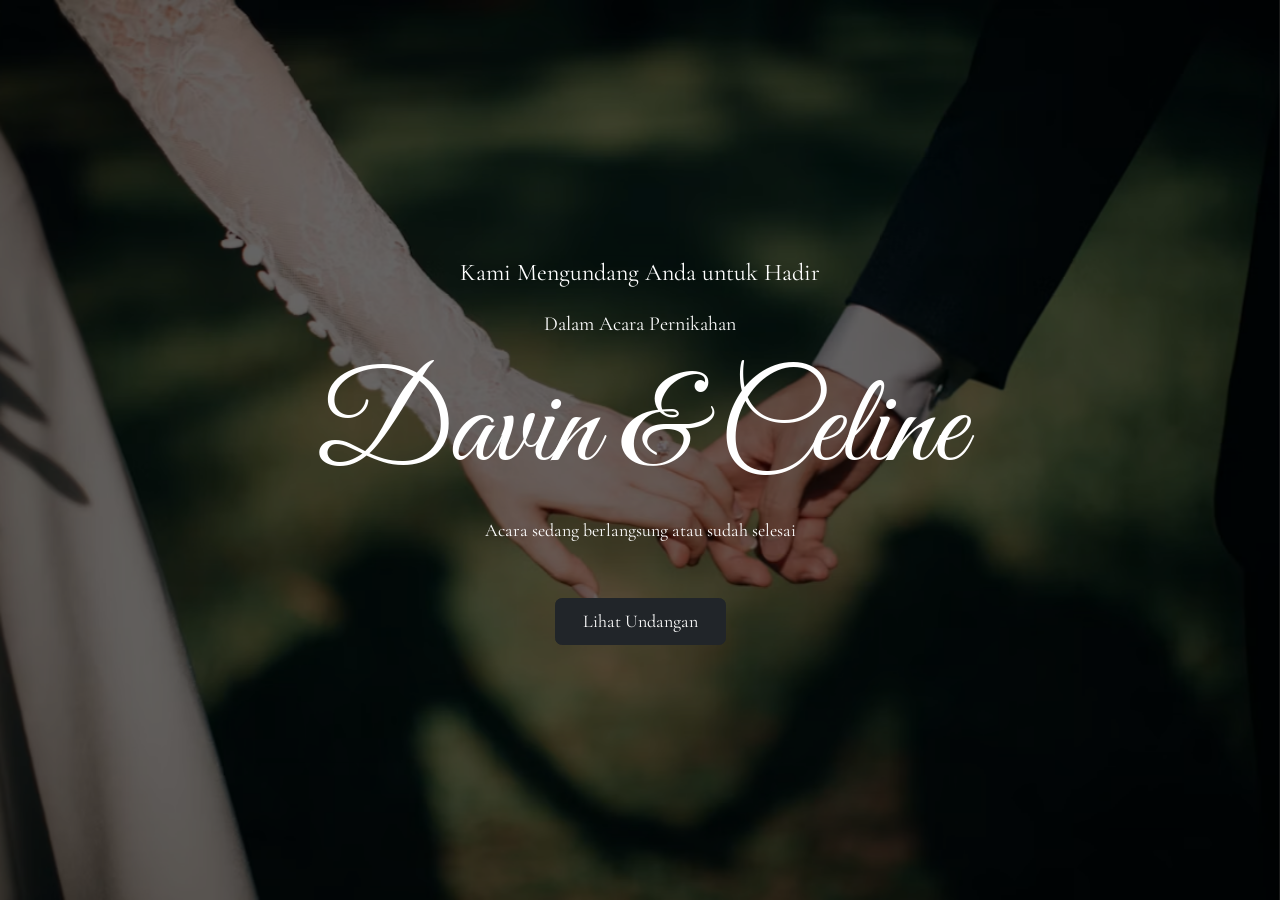
<file: index.html>
<!doctype html>
<html lang="id">
  <head>
    <meta charset="UTF-8" />
    <meta name="viewport" content="width=device-width, initial-scale=1.0" />
    <title>Wedding Invitation</title>
    <link
      href="https://cdn.jsdelivr.net/npm/bootstrap@5.3.8/dist/css/bootstrap.min.css"
      rel="stylesheet"
    />
    <link rel="stylesheet" href="style.css" />
    <link rel="preconnect" href="https://fonts.googleapis.com" />
    <link rel="preconnect" href="https://fonts.gstatic.com" crossorigin />
    <link
      href="https://fonts.googleapis.com/css2?family=Cormorant+Garamond:ital,wght@0,300..700;1,300..700&family=Great+Vibes&family=Google+Sans:ital,opsz,wght@0,17..18,400..700;1,17..18,400..700&display=swap"
      rel="stylesheet"
    />
    <link
      rel="stylesheet"
      href="https://cdn.jsdelivr.net/npm/bootstrap-icons@1.11.3/font/bootstrap-icons.min.css"
    />
  </head>
  <body>
    <section class="hero-section text-center">
      <div
        id="heroCarousel"
        class="carousel slide carousel-fade"
        data-bs-ride="carousel"
        data-bs-interval="5000"
        data-bs-pause="false"
      >
        <div class="carousel-inner">
          <div class="carousel-item active">
            <img src="public\img\hero1.png" class="hero-img" alt="Foto 1" />
          </div>

          <div class="carousel-item">
            <img src="public\img\hero2.png" class="hero-img" alt="Foto 2" />
          </div>

          <div class="carousel-item">
            <img src="public\img\hero3.png" class="hero-img" alt="Foto 3" />
          </div>
        </div>
      </div>

      <div class="hero-content">
        <p class="greeting-1">Kami Mengundang Anda untuk Hadir</p>
        <p class="greeting-2">Dalam Acara Pernikahan</p>
        <h1 class="display-3">Davin & Celine</h1>
        <div
          class="d-flex gap-3 text-center justify-content-center"
          id="countdown"
        >
          <div class="border rounded p-3">
            <div class="fs-2 fw-bold" id="hari">0</div>
            <div>Hari</div>
          </div>
          <div class="border rounded p-3">
            <div class="fs-2 fw-bold" id="jam">0</div>
            <div>Jam</div>
          </div>
          <div class="border rounded p-3">
            <div class="fs-2 fw-bold" id="menit">0</div>
            <div>Menit</div>
          </div>
          <div class="border rounded p-3">
            <div class="fs-2 fw-bold" id="detik">0</div>
            <div>Detik</div>
          </div>
        </div>
        <a href="opening.html" id="btnBuka" class="btn btn-dark px-4 py-2"
          >Lihat Undangan</a
        >
      </div>
    </section>

    <script src="https://cdn.jsdelivr.net/npm/bootstrap@5.3.8/dist/js/bootstrap.bundle.min.js"></script>
    <script src="script.js"></script>
  </body>
</html>
</file>
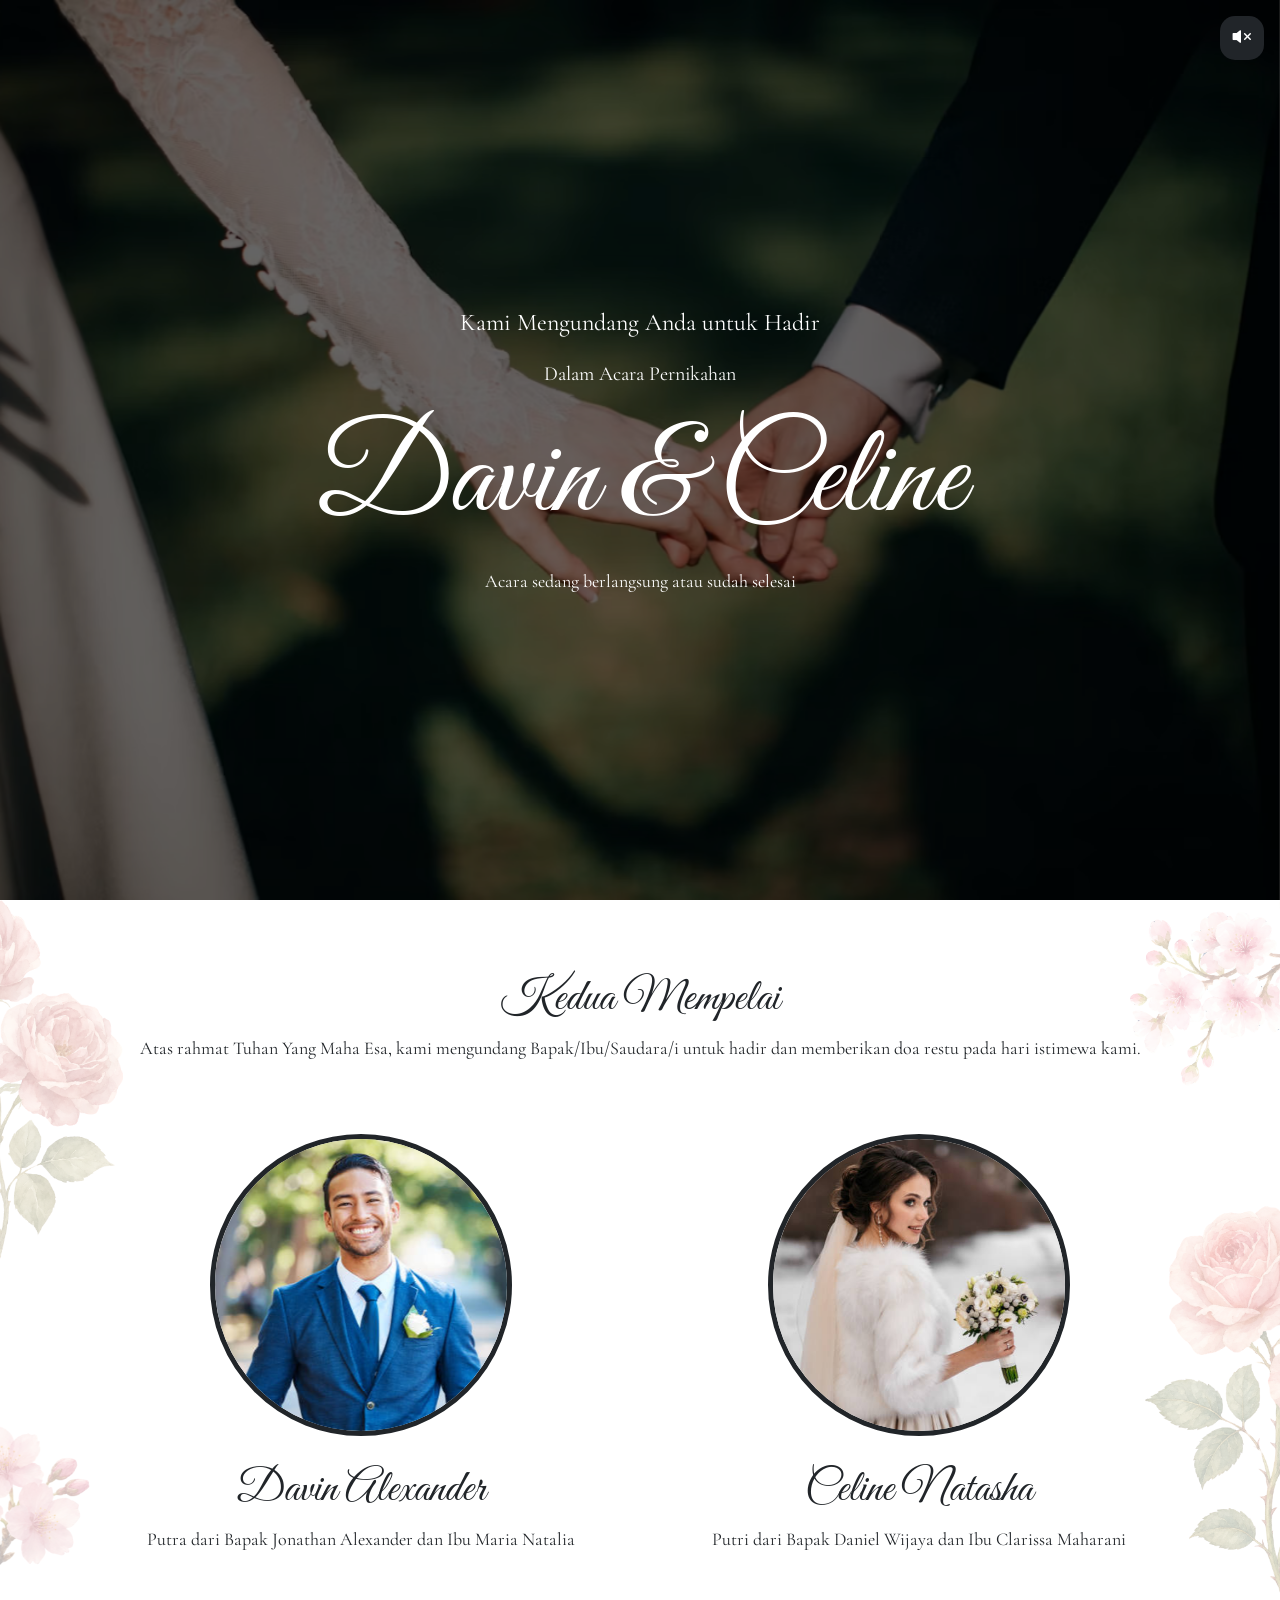
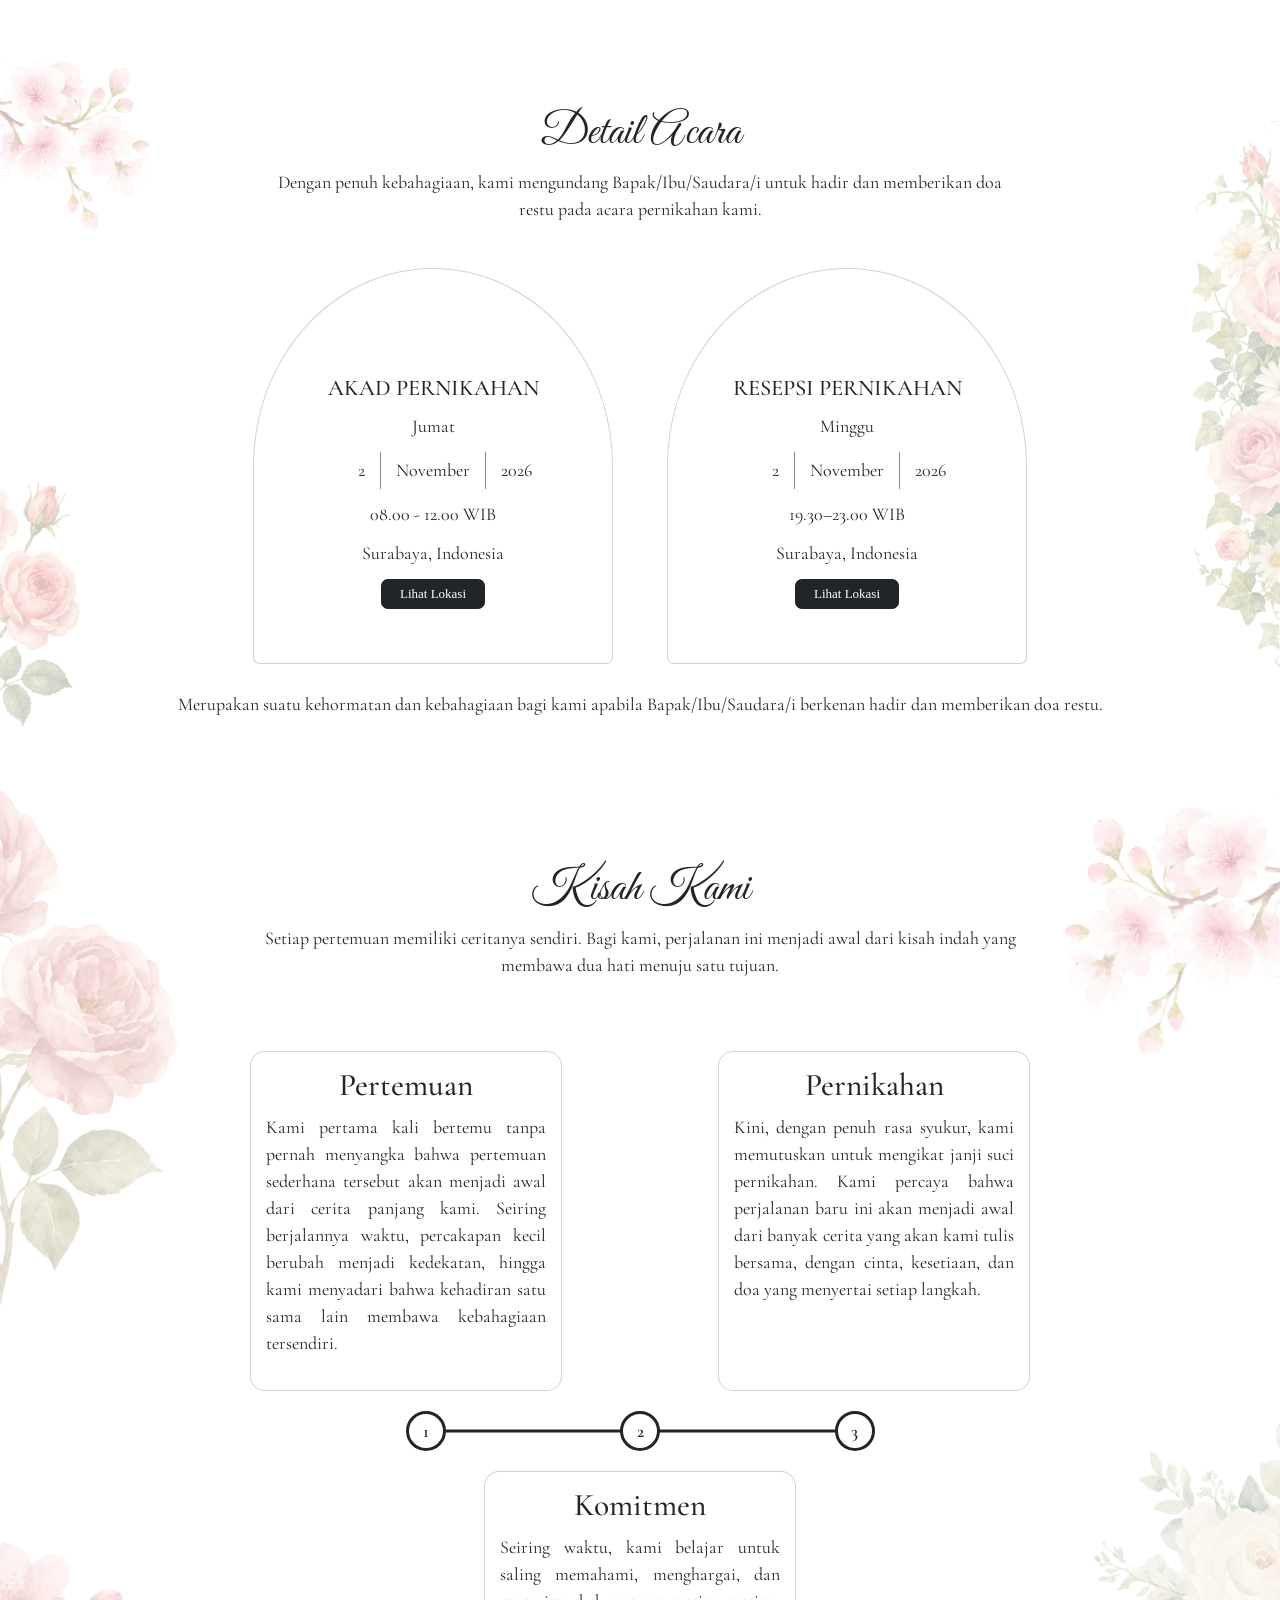
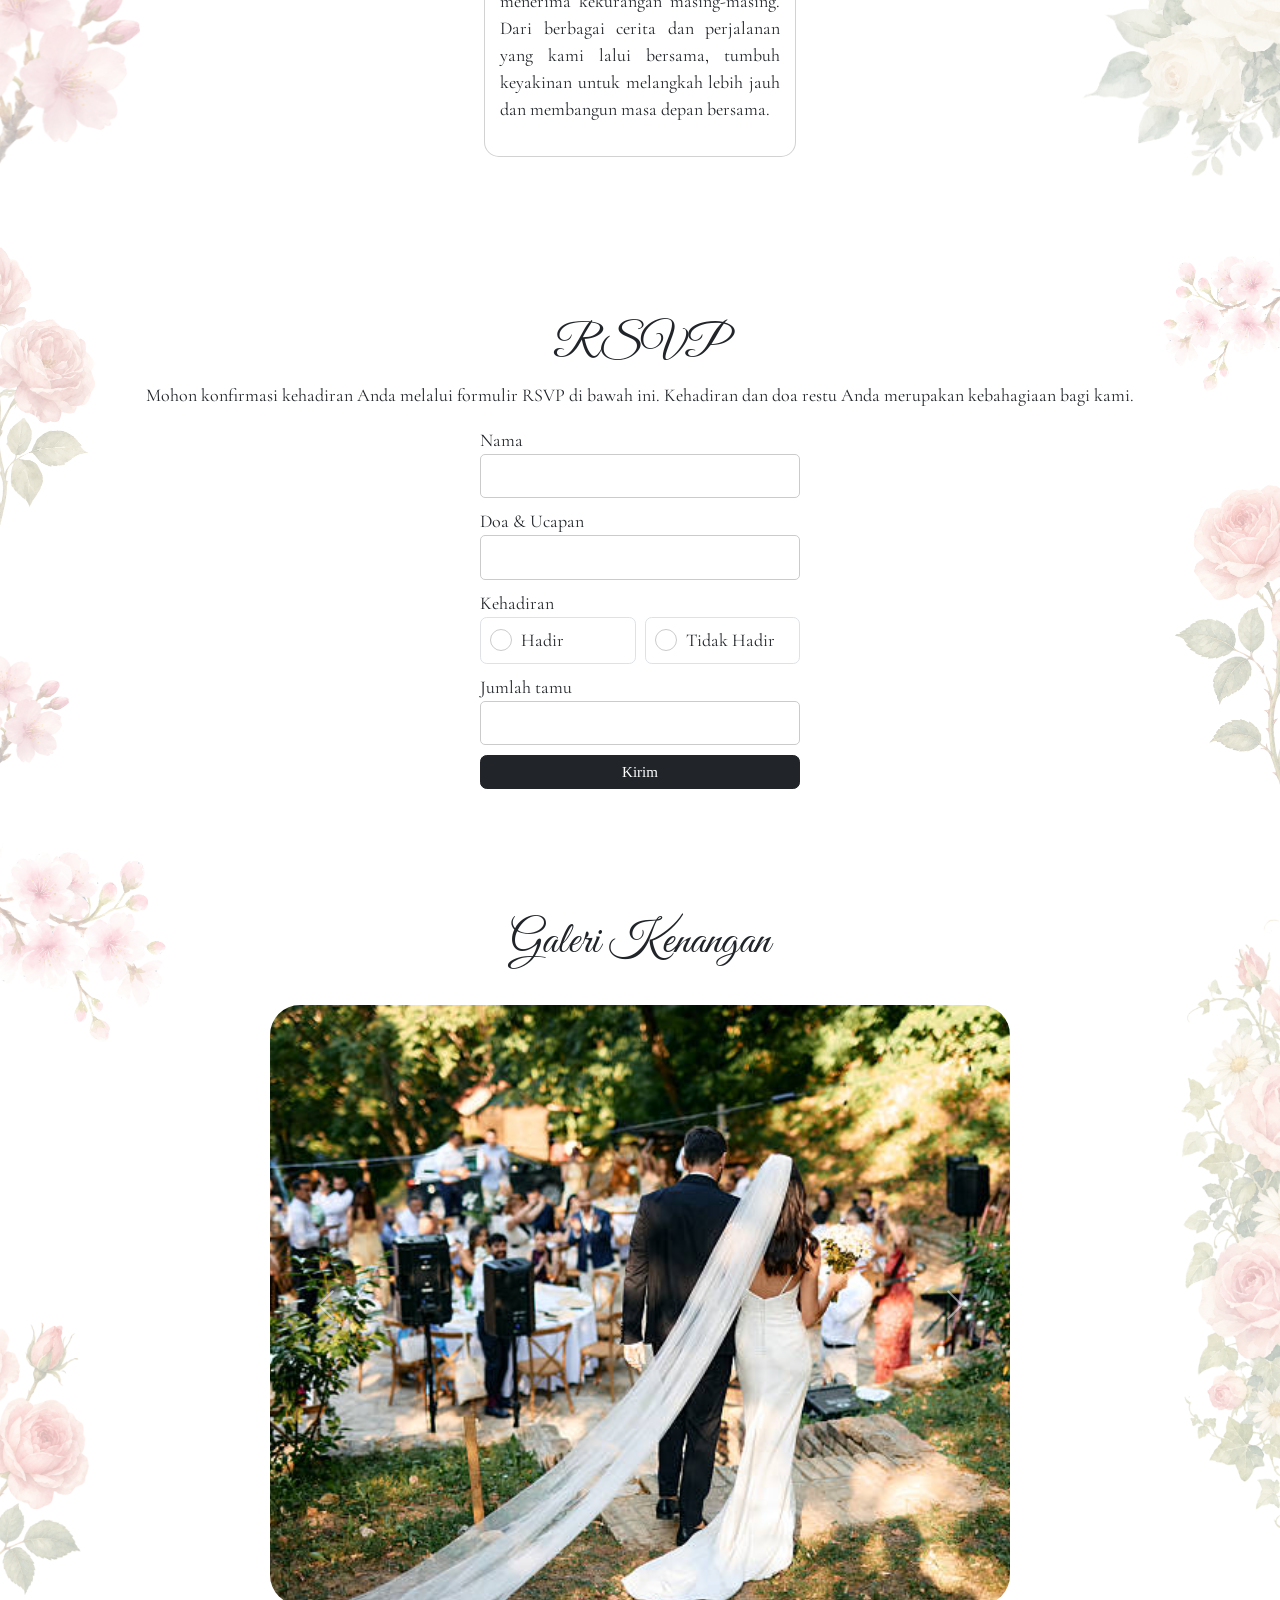
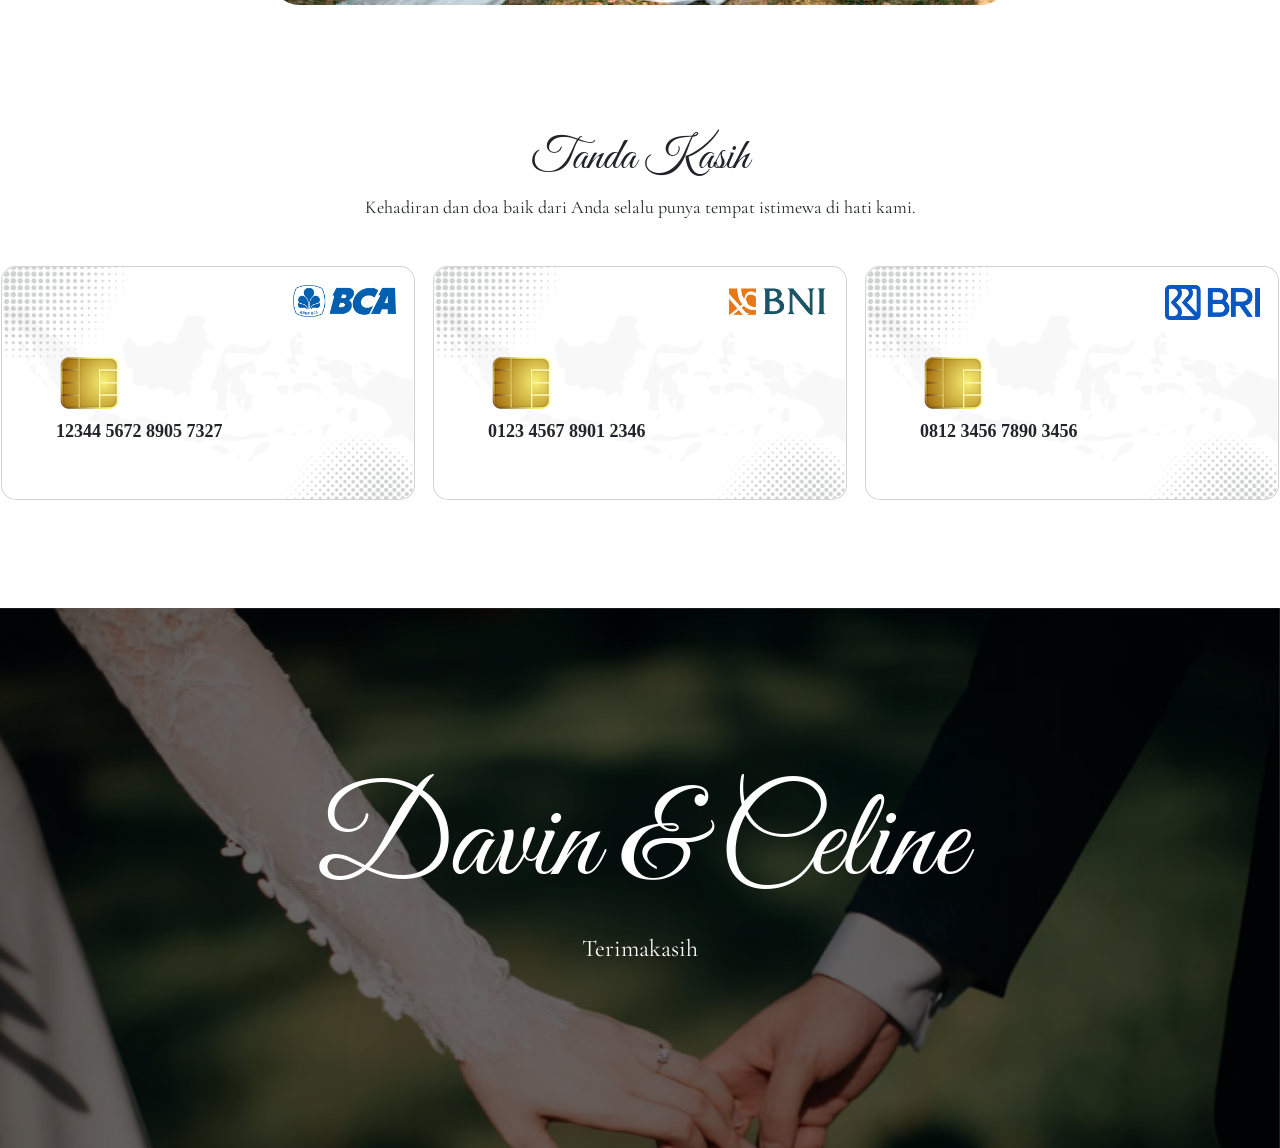
<file: opening.html>
<!doctype html>
<html lang="id">
  <head>
    <meta charset="UTF-8" />
    <meta name="viewport" content="width=device-width, initial-scale=1.0" />
    <title>Wedding Invitation</title>
    <link
      href="https://cdn.jsdelivr.net/npm/bootstrap@5.3.8/dist/css/bootstrap.min.css"
      rel="stylesheet"
    />
    <link rel="stylesheet" href="style.css" />
    <link rel="preconnect" href="https://fonts.googleapis.com" />
    <link rel="preconnect" href="https://fonts.gstatic.com" crossorigin />
    <link
      href="https://fonts.googleapis.com/css2?family=Cormorant+Garamond:ital,wght@0,300..700;1,300..700&family=Great+Vibes&family=Google+Sans:ital,opsz,wght@0,17..18,400..700;1,17..18,400..700&display=swap"
      rel="stylesheet"
    />
    <link
      rel="stylesheet"
      href="https://cdn.jsdelivr.net/npm/bootstrap-icons@1.11.3/font/bootstrap-icons.min.css"
    />
  </head>

  <body>
    <audio
      id="bgMusic"
      src="public/audio/Beautiful-In-White.mp3"
      loop
      preload="auto"
    ></audio>

    <div class="floating-menu">
      <button
        id="btnMusic"
        class="menu-btn"
        type="button"
        aria-label="Putar atau matikan musik"
      >
        <i class="bi bi-volume-mute-fill"></i>
      </button>
    </div>

    <!-- HERO -->
    <section class="hero-section text-center">
      <div
        id="heroCarousel"
        class="carousel slide carousel-fade"
        data-bs-ride="carousel"
        data-bs-interval="5000"
        data-bs-pause="false"
      >
        <div class="carousel-inner">
          <div class="carousel-item active">
            <img src="public\img\hero1.png" class="hero-img" alt="Foto 1" />
          </div>

          <div class="carousel-item">
            <img src="public\img\hero2.png" class="hero-img" alt="Foto 2" />
          </div>

          <div class="carousel-item">
            <img src="public\img\hero3.png" class="hero-img" alt="Foto 3" />
          </div>
        </div>
      </div>

      <div class="hero-content">
        <p class="greeting-1">Kami Mengundang Anda untuk Hadir</p>
        <p class="greeting-2">Dalam Acara Pernikahan</p>
        <h1 class="display-3">Davin & Celine</h1>
        <div
          class="d-flex gap-3 text-center justify-content-center"
          id="countdown"
        >
          <div class="border rounded p-3">
            <div class="fs-2 fw-bold" id="hari">0</div>
            <div>Hari</div>
          </div>
          <div class="border rounded p-3">
            <div class="fs-2 fw-bold" id="jam">0</div>
            <div>Jam</div>
          </div>
          <div class="border rounded p-3">
            <div class="fs-2 fw-bold" id="menit">0</div>
            <div>Menit</div>
          </div>
          <div class="border rounded p-3">
            <div class="fs-2 fw-bold" id="detik">0</div>
            <div>Detik</div>
          </div>
        </div>
      </div>
    </section>

    <!-- KEDUA MEMPELAI -->
    <section
      id="mempelai"
      class="mempelai-section d-flex flex-column align-items-center"
    >
      <img src="public/img/bg1-1.png" class="section-bg bg-left" alt="" />
      <img src="public/img/bg1-2.png" class="section-bg bg-right" alt="" />
      <h1 class="title-mempelai reveal">Kedua Mempelai</h1>
      <p class="reveal text-center">
        Atas rahmat Tuhan Yang Maha Esa, kami mengundang Bapak/Ibu/Saudara/i
        untuk hadir dan memberikan doa restu pada hari istimewa kami.
      </p>
      <div class="d-flex flex-row justify-content-center gap-3 mt-4 reveal">
        <div class="couple-card px-5 py-4 align-items-center">
          <img src="public\img\man.png" width="70%" alt="" />
          <br />
          <h1>Davin Alexander</h1>
          <p>Putra dari Bapak Jonathan Alexander dan Ibu Maria Natalia</p>
        </div>
        <div class="couple-card p-5 py-4 align-items-center">
          <img src="public\img\woman.png" alt="" width="70%" />
          <br />
          <h1>Celine Natasha</h1>
          <p>Putri dari Bapak Daniel Wijaya dan Ibu Clarissa Maharani</p>
        </div>
      </div>
    </section>

    <!-- DETAIL ACARA -->
    <section
      class="detail-acara d-flex flex-column justify-content-center align-items-center mt-5"
    >
      <img src="public/img/bg2-1.png" class="section-bg bg-left" alt="" />
      <img src="public/img/bg2-2.png" class="section-bg bg-right" alt="" />
      <div class="title-detail text-center reveal">
        <h1>Detail Acara</h1>
        <p class="">
          Dengan penuh kebahagiaan, kami mengundang Bapak/Ibu/Saudara/i untuk
          hadir dan memberikan doa restu pada acara pernikahan kami.
        </p>
        <br />
      </div>
      <div class="d-flex flex-row gap-5 reveal">
        <div
          class="detail-acara-card card p-5 flex justify-content-end align-items-center text-center"
        >
          <h5>AKAD PERNIKAHAN</h5>
          <p>Jumat</p>
          <div class="tanggal">
            <div>2</div>
            <div>November</div>
            <div>2026</div>
          </div>
          <p>08.00 - 12.00 WIB</p>
          <p>Surabaya, Indonesia</p>
          <a
            href="https://maps.app.goo.gl/jp26gsHYRnTbxgQ29"
            class="btn btn-dark px-3 py-1"
            >Lihat Lokasi</a
          >
        </div>
        <div
          class="detail-acara-card card p-5 flex justify-content-end align-items-center text-center"
        >
          <h5>RESEPSI PERNIKAHAN</h5>
          <p>Minggu</p>
          <div class="tanggal">
            <div>2</div>
            <div>November</div>
            <div>2026</div>
          </div>
          <p>19.30–23.00 WIB</p>
          <p>Surabaya, Indonesia</p>
          <a
            href="https://maps.app.goo.gl/jp26gsHYRnTbxgQ29"
            class="btn btn-dark px-3 py-1"
            >Lihat Lokasi</a
          >
        </div>
      </div>
      <div class="reveal">
        <br />
        <p class="text-center">
          Merupakan suatu kehormatan dan kebahagiaan bagi kami apabila
          Bapak/Ibu/Saudara/i berkenan hadir dan memberikan doa restu.
        </p>
      </div>
    </section>

    <!-- KISAH KAMI -->
    <section
      class="kisah-kami d-flex flex-column align-items-center justify-content-center mt-5"
    >
      <img src="public/img/bg3-1.png" class="section-bg bg-left" alt="" />
      <img src="public/img/bg3-2.png" class="section-bg bg-right" alt="" />
      <div class="title-kisah-kami text-center mb-5 reveal">
        <h1>Kisah Kami</h1>
        <p>
          Setiap pertemuan memiliki ceritanya sendiri. Bagi kami, perjalanan ini
          menjadi awal dari kisah indah yang membawa dua hati menuju satu
          tujuan.
        </p>
      </div>

      <div class="timeline-wrap">
        <div class="d-flex justify-content-between reveal">
          <div class="story card text-center">
            <h3>Pertemuan</h3>
            <p>
              Kami pertama kali bertemu tanpa pernah menyangka bahwa pertemuan
              sederhana tersebut akan menjadi awal dari cerita panjang kami.
              Seiring berjalannya waktu, percakapan kecil berubah menjadi
              kedekatan, hingga kami menyadari bahwa kehadiran satu sama lain
              membawa kebahagiaan tersendiri.
            </p>
          </div>
          <div class="story card text-center">
            <h3>Pernikahan</h3>
            <p>
              Kini, dengan penuh rasa syukur, kami memutuskan untuk mengikat
              janji suci pernikahan. Kami percaya bahwa perjalanan baru ini akan
              menjadi awal dari banyak cerita yang akan kami tulis bersama,
              dengan cinta, kesetiaan, dan doa yang menyertai setiap langkah.
            </p>
          </div>
        </div>

        <div class="timeline-line">
          <span class="dot dot-left">1</span>
          <span class="dot dot-center">2</span>
          <span class="dot dot-right">3</span>
        </div>

        <div class="d-flex justify-content-center reveal">
          <div class="story card text-center">
            <h3>Komitmen</h3>
            <p>
              Seiring waktu, kami belajar untuk saling memahami, menghargai, dan
              menerima kekurangan masing-masing. Dari berbagai cerita dan
              perjalanan yang kami lalui bersama, tumbuh keyakinan untuk
              melangkah lebih jauh dan membangun masa depan bersama.
            </p>
          </div>
        </div>
      </div>
    </section>

    <!-- RSVP -->
    <section
      class="rsvp mt-5 d-flex flex-column justify-content-center align-items-center"
    >
      <img src="public/img/bg1-1.png" class="section-bg bg-left" alt="" />
      <img src="public/img/bg1-2.png" class="section-bg bg-right" alt="" />
      <div class="text-center reveal">
        <h1>RSVP</h1>
        <p>
          Mohon konfirmasi kehadiran Anda melalui formulir RSVP di bawah ini.
          Kehadiran dan doa restu Anda merupakan kebahagiaan bagi kami.
        </p>
      </div>
      <div class="w-25">
        <form action="" class="form-kehadiran d-flex flex-column reveal">
          <p>Nama</p>
          <input type="text" class="w-100" />
          <p>Doa & Ucapan</p>
          <input type="text" />
          <p>Kehadiran</p>
          <div class="kehadiran d-flex gap-2">
            <label
              class="border rounded p-2 w-50 d-flex align-items-center gap-2"
            >
              <input
                type="radio"
                name="kehadiran"
                value="Hadir"
                class="form-check-input m-0 flex-shrink-0"
                required
              />
              <span>Hadir</span>
            </label>
            <label
              class="border rounded p-2 w-50 d-flex align-items-center gap-2"
            >
              <input
                type="radio"
                name="kehadiran"
                value="Tidak Hadir"
                class="form-check-input m-0 flex-shrink-0"
                required
              />
              <span>Tidak Hadir</span>
            </label>
          </div>
          <p>Jumlah tamu</p>
          <input type="text" />
          <button type="submit" class="kirim btn btn-dark px-3 py-1">
            Kirim
          </button>
        </form>
      </div>
    </section>

    <!-- GALERI KENANGAN -->
    <section
      class="galeri-kenangan mt-5 d-flex flex-column align-items-center justify-content-center"
    >
      <img src="public/img/bg2-1.png" class="section-bg bg-left" alt="" />
      <img src="public/img/bg2-2.png" class="section-bg bg-right" alt="" />
      <div class="title-galeri-kenangan text-center w-100 reveal">
        <h1>Galeri Kenangan</h1>
        <br />

        <div
          id="carouselExampleControlsNoTouching"
          class="carousel slide"
          data-bs-touch="false"
        >
          <div class="carousel-inner">
            <div class="carousel-item active">
              <img
                src="public/img/galery1.png"
                class="d-block w-100"
                alt="..."
              />
            </div>
            <div class="carousel-item">
              <img
                src="public/img/galery2.png"
                class="d-block w-100"
                alt="..."
              />
            </div>
            <div class="carousel-item">
              <img
                src="public/img/galery3.png"
                class="d-block w-100"
                alt="..."
              />
            </div>
            <div class="carousel-item">
              <img
                src="public/img/galery4.png"
                class="d-block w-100"
                alt="..."
              />
            </div>
            <div class="carousel-item">
              <img
                src="public/img/galery5.png"
                class="d-block w-100"
                alt="..."
              />
            </div>
          </div>
          <button
            class="carousel-control-prev"
            type="button"
            data-bs-target="#carouselExampleControlsNoTouching"
            data-bs-slide="prev"
          >
            <span class="carousel-control-prev-icon" aria-hidden="true"></span>
            <span class="visually-hidden">Previous</span>
          </button>
          <button
            class="carousel-control-next"
            type="button"
            data-bs-target="#carouselExampleControlsNoTouching"
            data-bs-slide="next"
          >
            <span class="carousel-control-next-icon" aria-hidden="true"></span>
            <span class="visually-hidden">Next</span>
          </button>
        </div>
      </div>
    </section>

    <!-- TANDA KASIH -->
    <section
      class="tanda-kasih mt-5 d-flex flex-column align-items-center justify-content-center"
    >
      <div class="text-center reveal">
        <h1>Tanda Kasih</h1>
        <p>
          Kehadiran dan doa baik dari Anda selalu punya tempat istimewa di hati
          kami.
        </p>
        <br />
      </div>
      <div class="d-flex flex-row gap-3 reveal">
        <div class="rekening card position-relative">
          <img
            src="public/img/bank-card.png"
            class="bank-card w-100 d-block"
            alt="Kartu bank"
          />
          <img
            src="public/img/bca.png"
            width="25%"
            class="position-absolute top-0 end-0 m-3"
            alt="BCA"
          />
          <p class="position-absolute bottom-0 start-0 m-3 mb-5 text-dark ms-5">
            12344 5672 8905 7327
          </p>
        </div>

        <div class="rekening card position-relative">
          <img
            src="public/img/bank-card.png"
            class="bank-card w-100 d-block"
            alt="Kartu bank"
          />
          <img
            src="public/img/bni.png"
            width="25%"
            class="position-absolute top-0 end-0 m-3"
            alt="BNI"
          />
          <p class="position-absolute bottom-0 start-0 m-3 mb-5 text-dark ms-5">
            0123 4567 8901 2346
          </p>
        </div>

        <div class="rekening card position-relative">
          <img
            src="public/img/bank-card.png"
            class="bank-card w-100 d-block"
            alt="Kartu bank"
          />
          <img
            src="public/img/bri.png"
            width="23%"
            class="position-absolute top-0 end-0 m-3"
            alt="BRI"
          />
          <p class="position-absolute bottom-0 start-0 m-3 mb-5 text-dark ms-5">
            0812 3456 7890 3456
          </p>
        </div>
      </div>
      <br />
      <br />
    </section>

    <!-- TERIMA KASIH -->
    <section class="terimakasih text-center">
      <div
        id="heroCarousel"
        class="carousel slide carousel-fade"
        data-bs-ride="carousel"
        data-bs-interval="5000"
        data-bs-pause="false"
      >
        <div class="carousel-inner">
          <div class="carousel-item active">
            <img src="public\img\hero1.png" class="hero-img" alt="Foto 1" />
          </div>

          <div class="carousel-item">
            <img src="public\img\hero2.png" class="hero-img" alt="Foto 2" />
          </div>

          <div class="carousel-item">
            <img src="public\img\hero3.png" class="hero-img" alt="Foto 3" />
          </div>
        </div>
      </div>

      <div class="terimakasih-content">
        <h1 class="display-3">Davin & Celine</h1>
        <p class="greeting-1">Terimakasih</p>
      </div>
    </section>

    <script src="https://cdn.jsdelivr.net/npm/bootstrap@5.3.8/dist/js/bootstrap.bundle.min.js"></script>
    <script src="script.js"></script>
  </body>
</html>
</file>
<file: style.css>
html,
body {
  margin: 0;
  padding: 0;
  font-family: "Cormorant Garamond";
  font-size: 18px;
  overflow-x: hidden;
}

.floating-menu {
  position: fixed;
  top: 16px;
  right: 16px;
  z-index: 1050;
}

.menu-btn {
  width: 44px;
  height: 44px;
  border: none;
  border-radius: 15px;
  background: #212529;
  color: #fff;
  font-size: 1.25rem;
  display: flex;
  align-items: center;
  justify-content: center;
  cursor: pointer;
  transition: transform 0.2s ease;
}

.menu-btn:hover {
  transform: scale(1.08);
}

.hero-section {
  position: relative;
  width: 100%;
  height: 100vh;
  overflow: hidden;
}

#heroCarousel,
#heroCarousel .carousel-inner,
#heroCarousel .carousel-item {
  width: 100%;
  height: 100%;
}

.hero-img {
  width: 100%;
  height: 100vh;
  object-fit: cover;
  display: block;
}

.hero-content {
  position: absolute;
  inset: 0;
  z-index: 2;
  display: flex;
  flex-direction: column;
  justify-content: center;
  align-items: center;
  color: white;
  background: rgba(0, 0, 0, 0.6);
  padding: 20px;
}

.hero-content a {
  margin-top: 3rem;
}

#heroCarousel .carousel-item {
  transition: opacity 1s ease-in-out;
}

.greeting-1 {
  font-size: 24px;
}

.greeting-2 {
  font-size: 20px;
}

.display-3 {
  font-family: "Great Vibes";
  font-size: 7rem;
}

.title-mempelai {
  font-family: "Great Vibes";
  padding-top: 4rem;
}

.mempelai-section,
.detail-acara,
.kisah-kami,
.rsvp,
.galeri-kenangan,
.tanda-kasih {
  position: relative;
  overflow: hidden;
}

.section-bg {
  position: absolute;
  top: 0;
  height: 100%;
  width: auto;
  max-width: 50%;
  object-fit: contain;
  z-index: 0;
  opacity: 0.3;
  pointer-events: none;
}

.bg-left {
  left: 0;
  object-position: left center;
}

.bg-right {
  right: 0;
  object-position: right center;
}

.mempelai-section > *:not(.section-bg),
.detail-acara > *:not(.section-bg),
.kisah-kami > *:not(.section-bg),
.rsvp > *:not(.section-bg),
.galeri-kenangan > *:not(.section-bg),
.tanda-kasih > *:not(.section-bg) {
  position: relative;
  z-index: 1;
}

.couple-card {
  width: 30rem;
  display: flex;
  flex-direction: column;
  align-items: center;
  justify-content: center;
  text-align: center;
}

.couple-card h1 {
  font-family: "Great Vibes";
}

.couple-card img {
  border: 5px solid #212529;
  border-radius: 100%;
}

.detail-acara {
  padding-top: 3rem;
}

.title-detail h1 {
  font-family: "Great Vibes";
}

.detail-acara-card {
  margin: 0;
  min-height: 22rem;
  width: 20rem;
  border-top-left-radius: 50%;
  border-top-right-radius: 50%;
  gap: 12px;
}

.detail-acara-card > * {
  margin: 0;
}

.tanggal {
  display: grid;
  grid-template-columns: 1fr auto 1fr;
  align-items: center;
}

.tanggal div {
  padding: 5px 15px;
  text-align: center;
}

.tanggal div:nth-child(1) {
  text-align: right;
}

.tanggal div:nth-child(3) {
  text-align: left;
}

.tanggal div:nth-child(2) {
  border-left: 1px solid #888;
  border-right: 1px solid #888;
}

.detail-acara-card a {
  font-family: "Google Sans";
  font-size: 13px;
}

.title-detail {
  padding-left: 15rem;
  padding-right: 15rem;
}

.kisah-kami h1 {
  font-family: "Great Vibes";
}

.title-kisah-kami {
  padding-top: 4rem;
}

.kisah-kami {
  padding-left: 13rem;
  padding-right: 13rem;
  padding-bottom: 2rem;
}

.timeline-wrap {
  width: 100%;
  max-width: 960px;
  padding: 0 16px;
}

.story {
  width: 40%;
  padding: 15px;
  border-radius: 15px;
  cursor: pointer;
  transition:
    scale 0.5s ease,
    box-shadow 0.5s ease;
}

.story:hover {
  scale: 1.01;
  box-shadow: 0 4px 12px rgba(0, 0, 0, 0.2);
}

.story p {
  text-align: justify;
}

.timeline-line {
  position: relative;
  height: 64px;
  margin: 8px 0;
}

.timeline-line::before {
  content: "";
  position: absolute;
  top: 50%;
  left: 22.5%;
  right: 22.5%;
  height: 3px;
  background: #212529;
  transform: translateY(-50%);
}

.dot {
  position: absolute;
  top: 50%;
  width: 40px;
  height: 40px;
  display: flex;
  align-items: center;
  justify-content: center;
  border-radius: 50%;
  background: #fff;
  border: 3px solid #212529;
  color: #212529;
  font-weight: 600;
  transform: translate(-50%, -50%);
}

.dot-left {
  left: 22.5%;
}
.dot-center {
  left: 50%;
}
.dot-right {
  left: 77.5%;
}

.rsvp {
  padding-top: 4rem;
}

.rsvp h1 {
  font-family: "Great Vibes";
}

.form-kehadiran p {
  margin: 0;
}

.form-kehadiran input {
  margin-bottom: 10px;
  border-radius: 5px;
  border: 1px solid rgb(204, 203, 203);
  padding: 10px;
  font-family: "Google Sans";
  font-size: 15px;
}

.form-kehadiran input:hover {
  border: 1px solid black;
  transition: all 0.5s ease;
}

.kehadiran label {
  cursor: pointer;
  margin-bottom: 10px;
}

.kehadiran label:hover {
  border: 1px solid black;
}

.kirim {
  font-family: "Google Sans";
  font-size: 15px;
}

.galeri-kenangan {
  padding-top: 4rem;
  padding-left: 15rem;
  padding-right: 15rem;
}

#carouselExampleControlsNoTouching .carousel-item img {
  width: 100%;
  height: 600px;
  object-fit: cover;
  border-radius: 30px;
}

.title-galeri-kenangan h1 {
  font-family: "Great Vibes";
}

.tanda-kasih {
  padding-top: 4rem;
}

.tanda-kasih h1 {
  font-family: "Great Vibes";
}

.rekening {
  width: 23rem;
  height: auto;
  border-radius: 15px;
  cursor: pointer;
  transition:
    scale 0.5s ease,
    box-shadow 0.5s ease;
}

.rekening:hover {
  scale: 1.01;
  box-shadow: 0 4px 12px rgba(0, 0, 0, 0.2);
}

.rekening .bank-card {
  border-radius: 15px;
}

.rekening p {
  font-family: "Google Sans";
  font-weight: 600;
}

.terimakasih h1 {
  font-family: "Great Vibes";
}

.terimakasih {
  position: relative;
  width: 100%;
  height: 60vh;
  overflow: hidden;
  margin-top: 3rem;
}

.terimakasih #heroCarousel,
.terimakasih .carousel-inner,
.terimakasih .carousel-item {
  height: 100%;
}

.terimakasih-content {
  position: absolute;
  inset: 0;
  z-index: 2;
  display: flex;
  flex-direction: column;
  justify-content: center;
  align-items: center;
  color: white;
  background: rgba(0, 0, 0, 0.6);
  padding: 20px;
}

/* ≤ 992px */
@media (max-width: 992px) {
  .display-3 {
    font-size: 5rem;
  }

  .mempelai-section > .d-flex,
  .detail-acara > .d-flex,
  .tanda-kasih > .d-flex {
    flex-wrap: wrap;
    justify-content: center;
  }

  .couple-card {
    width: min(30rem, 100%);
  }

  .title-detail {
    padding-left: 5rem;
    padding-right: 5rem;
  }

  .kisah-kami {
    padding-left: 4rem;
    padding-right: 4rem;
  }

  .galeri-kenangan {
    padding-left: 5rem;
    padding-right: 5rem;
  }

  #carouselExampleControlsNoTouching .carousel-item img {
    height: 450px;
  }

  .rsvp .w-25 {
    width: 50% !important;
  }
}

/* ≤ 768px */
@media (max-width: 768px) {
  html,
  body {
    font-size: 16px;
  }

  .display-3 {
    font-size: 3.5rem;
  }

  .greeting-1 {
    font-size: 18px;
  }

  .greeting-2 {
    font-size: 16px;
  }

  #countdown {
    gap: 0.5rem !important;
  }

  #countdown > div {
    padding: 0.5rem !important;
    min-width: 62px;
  }

  #countdown .fs-2 {
    font-size: 1.25rem !important;
  }

  .section-bg {
    max-width: 30%;
    opacity: 0.2;
  }

  .mempelai-section {
    padding: 0px 16px;
  }

  .mempelai-section > p {
    text-align: center;
  }

  .couple-card {
    padding: 1.5rem !important;
  }

  .title-detail {
    padding-left: 1.5rem;
    padding-right: 1.5rem;
    padding-top: 0;
  }

  .detail-acara > .d-flex {
    gap: 1.5rem !important;
  }

  .detail-acara > div:last-child {
    padding: 0 1.5rem;
    text-align: center;
  }

  .kisah-kami {
    padding-left: 1rem;
    padding-right: 1rem;
  }

  .timeline-wrap {
    padding: 0;
  }

  .timeline-wrap > .d-flex {
    flex-direction: column !important;
    align-items: center;
    gap: 1rem;
  }

  .timeline-wrap > .d-flex:not(:last-child) {
    margin-bottom: 1rem;
  }

  .timeline-line {
    display: none;
  }

  .story {
    width: 100%;
  }

  .rsvp {
    padding-left: 1rem;
    padding-right: 1rem;
  }

  .rsvp .w-25 {
    width: 100% !important;
  }

  .galeri-kenangan {
    padding-left: 1rem;
    padding-right: 1rem;
  }

  #carouselExampleControlsNoTouching .carousel-item img {
    height: 280px;
    border-radius: 20px;
  }

  .tanda-kasih > .d-flex {
    flex-direction: column;
    align-items: center;
  }

  .rekening {
    width: min(23rem, 90vw);
  }

  .rekening p {
    font-size: 14px;
  }

  .terimakasih {
    height: 50vh;
  }
}

.reveal {
  opacity: 0;
  transform: translateY(40px);
  transition:
    opacity 0.9s ease,
    transform 0.9s ease;
  transition-delay: var(--delay, 0s);
}

.reveal.show {
  opacity: 1;
  transform: none;
}

@media (prefers-reduced-motion: reduce) {
  .reveal {
    opacity: 1;
    transform: none;
    transition: none;
  }
}
</file>
